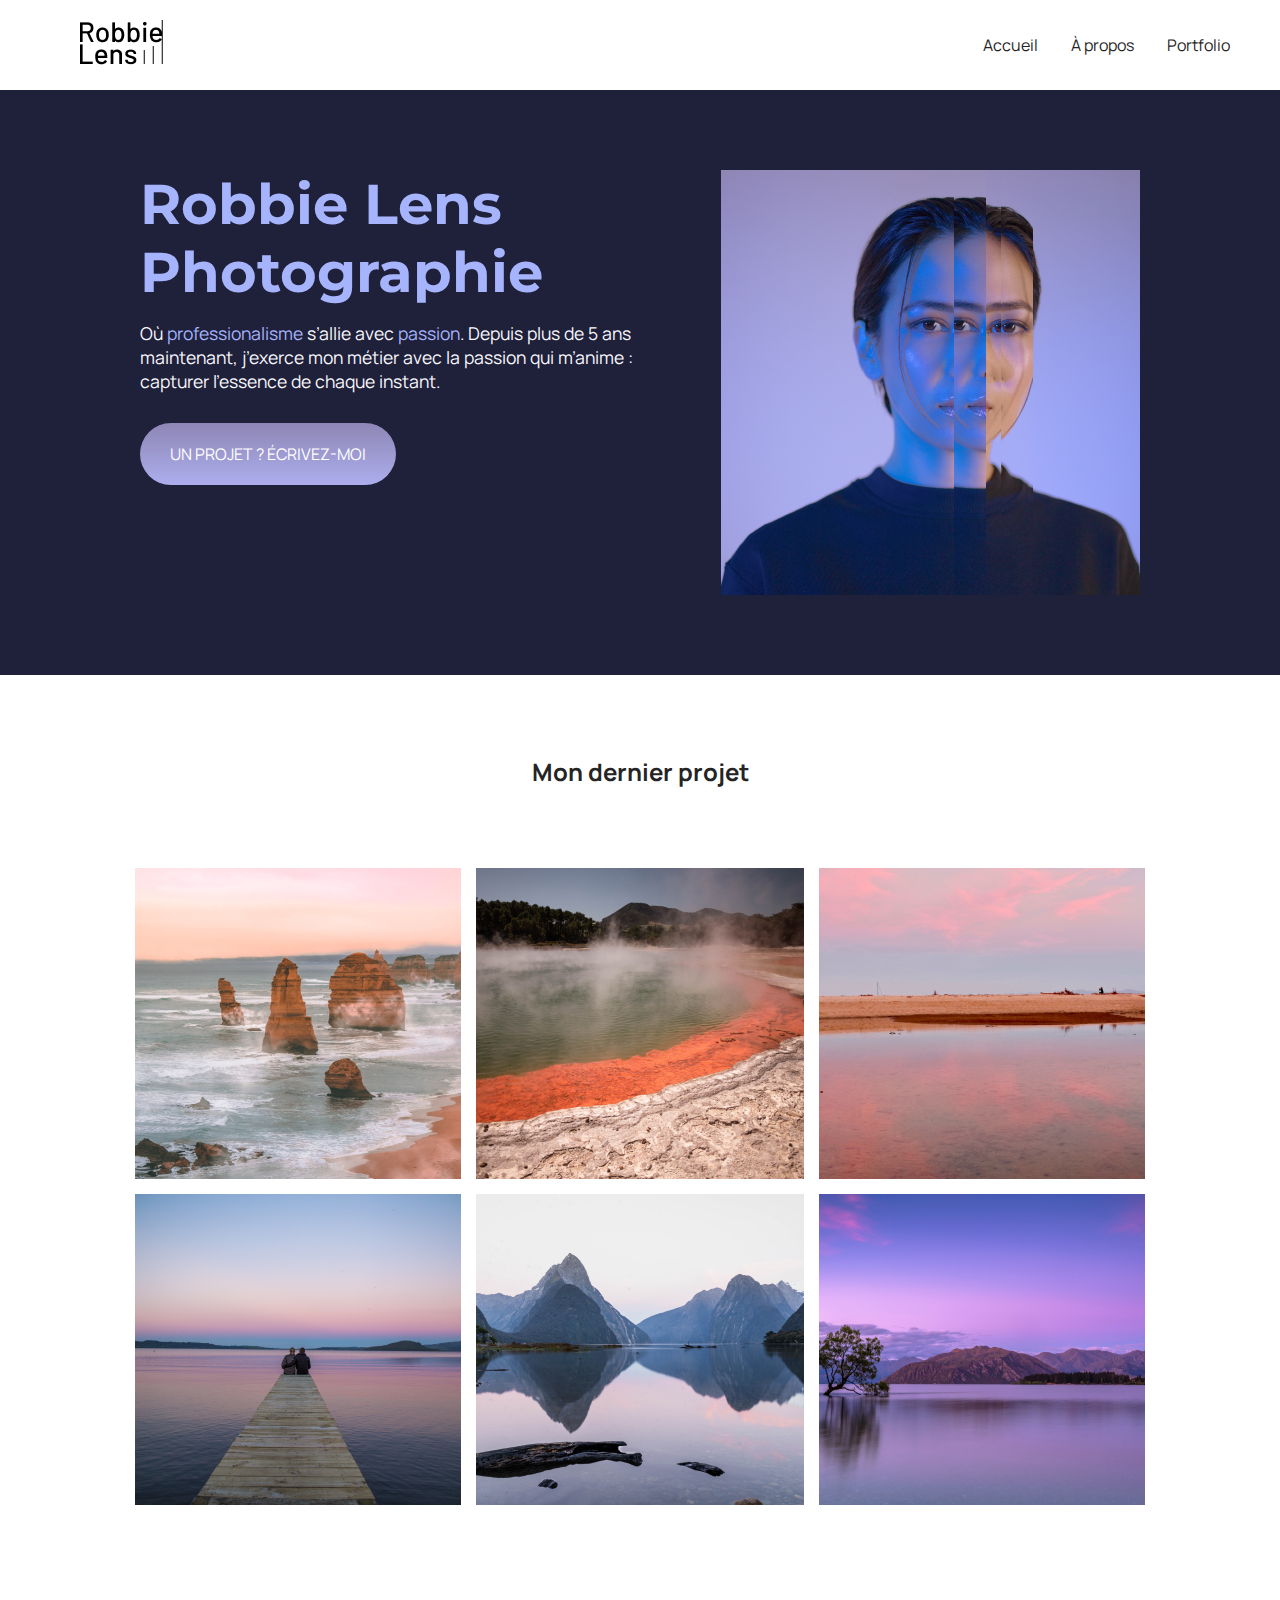
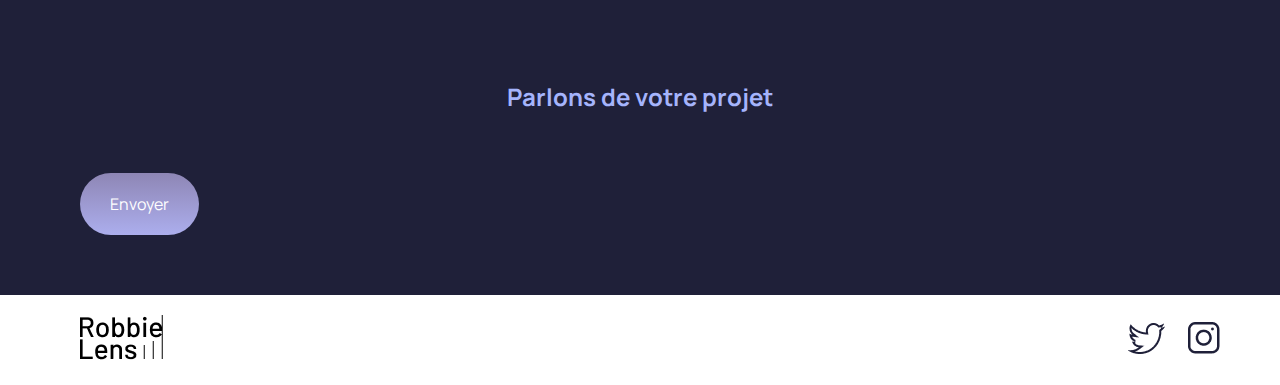
<file: index.html>
<!DOCTYPE html>
<html lang="fr">
    <head>
        <meta charset="utf-8">
        <title>Accueil – Robbie Lens Photographie</title>
        <link href="css/style.css" rel="stylesheet">
		<link href="css/index.css" rel="stylesheet">
        <link rel="preconnect" href="https://fonts.googleapis.com">
        <link rel="preconnect" href="https://fonts.gstatic.com" crossorigin="">
        <link href="https://fonts.googleapis.com/css2?family=Manrope&family=Montserrat&display=swap" rel="stylesheet">
    </head>

    <body>
		<header>
			<a class="logo" href="index.html">
				<img src="images/logo.png" alt="Logo Robbie Lens" >
			</a>
			<div class="nav">
				<a href="index.html">Accueil</a>
				<a href="a-propos.html">À propos</a>
				<a href="portfolio.html">Portfolio</a>
			</div>
        </header>
		
		<main>
			
		<section class="presentation">
			<div>
			<h1>Robbie Lens Photographie</h1>
			<p>
            Où <em>professionalisme</em> s’allie avec <em>passion</em>. Depuis
            plus de 5 ans maintenant, j’exerce mon métier avec la passion
            qui m’anime : capturer l’essence de chaque instant.
			</p>
			<a href="" class="cta">UN PROJET ? ÉCRIVEZ-MOI</a>
			</div>
			
			<img src="images/robbie-lens.png" alt="Portrait avec effet de la photographe Robbie Lens" >
		
		</section>
		
		<section class="last-project">
			<h2>Mon dernier projet</h2>
			<div class="galerie">
				<div>
					<img src="images/element-1.png" alt="">
					<img src="images/element-2.png" alt="">
					<img src="images/element-3.png" alt="">
				</div>
				<div>
					<img src="images/element-4.png" alt="">
					<img src="images/element-5.png" alt="">
					<img src="images/element-6.png" alt="">
				</div>
			</div>
		</section>
		
		<section class="talk">
			<h2>Parlons de votre projet</h2>
			<a href="" class="cta">Envoyer</a>
		</section>
		</main>
		
        <footer>
				<a class="logo" href="index.html">
					<img src="images/logo.png" alt="Logo Robbie Lens" >
				</a>
				
				<div class="logos-rs">
				<a target="_blank" href="https://twitter.com/">
					<img src="images/twitter.png" alt="Logo Twitter" >
				</a>
				<a target="_blank" href="https://www.instagram.com/">
					<img src="images/instagram.png" alt="Logo Instagram" >
				</a>
			</div>
        </footer>
    </body>
</html>
</file>
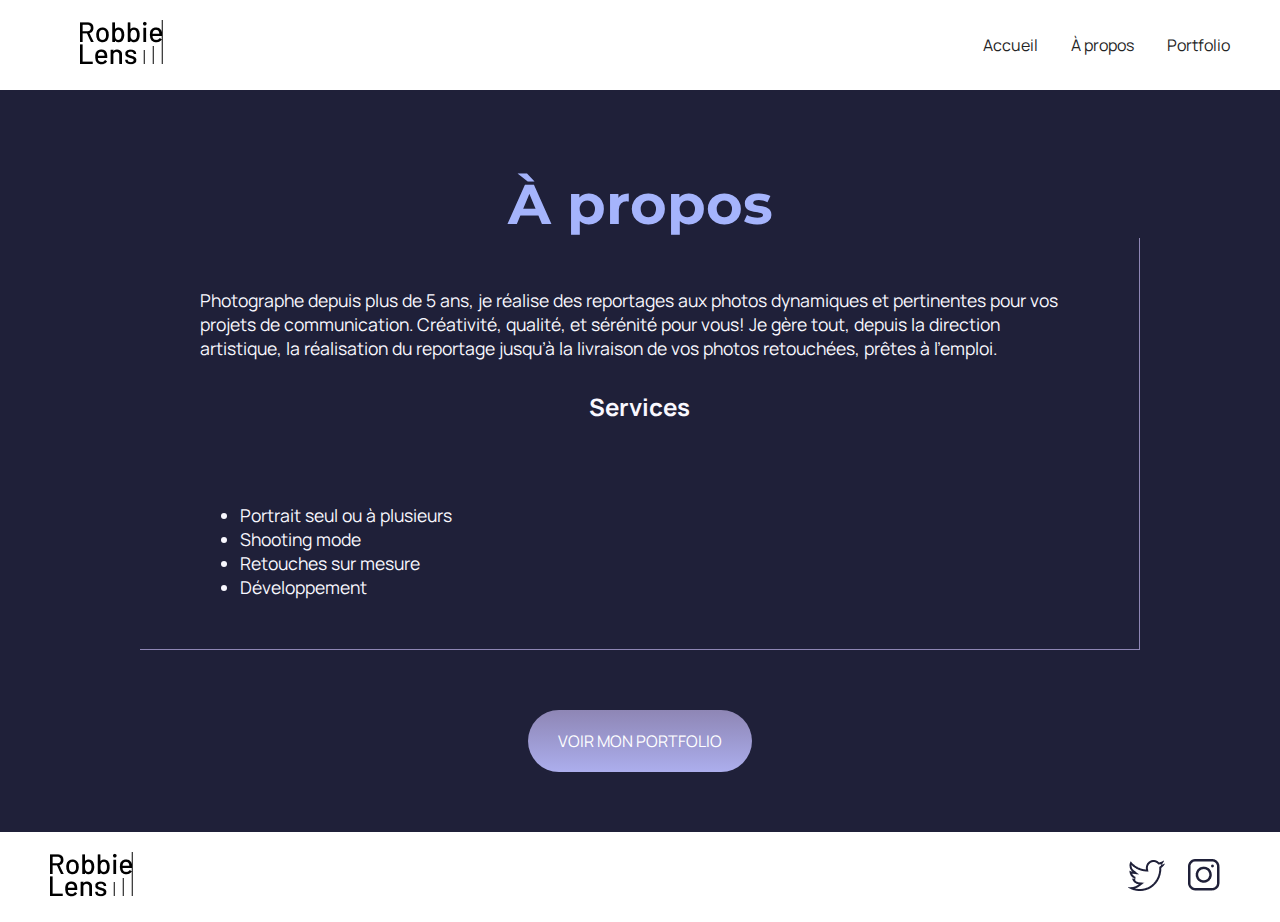
<file: a-propos.html>
<!DOCTYPE html>
<html lang="fr">

<head>
    <meta charset="utf-8">
    <title>À propos - Robbie Lens Photographie</title>
    <link href="css/style.css" rel="stylesheet">
	<link href="css/a-propos.css" rel="stylesheet">
    <link rel="preconnect" href="https://fonts.googleapis.com">
    <link rel="preconnect" href="https://fonts.gstatic.com" crossorigin>
    <link href="https://fonts.googleapis.com/css2?family=Manrope&family=Montserrat&display=swap" rel="stylesheet">
</head>

<body>
	<header>
		<a class="logo" href="index.html">
			<img src="images/logo.png" alt="Logo Robbie Lens" >
		</a>
		<div class="nav">
			<a href="index.html">Accueil</a>
			<a href="a-propos.html">À propos</a>
			<a href="portfolio.html">Portfolio</a>
			</div>
        </header>
	<main>
		<section>
			<h1>À propos</h1>

			<div class="services">
			<p>
			Photographe depuis plus de 5 ans, je réalise des reportages aux photos dynamiques et pertinentes pour vos projets de communication. Créativité, qualité, et sérénité pour vous! Je gère tout, depuis la direction artistique, la réalisation du reportage jusqu’à la livraison de vos photos retouchées, prêtes à l’emploi.
			</p>
			<h2>Services</h2>
				<ul>
					<li>Portrait seul ou à plusieurs</li>
					<li>Shooting mode</li>
					<li>Retouches sur mesure</li>
					<li>Développement</li>
				</ul>
			</div>
			
			<div>
			<a href="" class="cta">VOIR MON PORTFOLIO</a>
			</div>
	</main>

    <footer>
        <a href="index.html">
            <img src="images/logo.png" alt="Logo Robbie Lens" >
        </a>
		<div class="logos-rs">
			<a target="_blank" href="https://twitter.com/"><img src="images/twitter.png" alt="Logo Twitter" ></a>
			<a target="_blank" href="https://www.instagram.com/"><img src="images/instagram.png" alt="Logo Instagram" ></a>
    </footer>
</body>


</html>
</file>
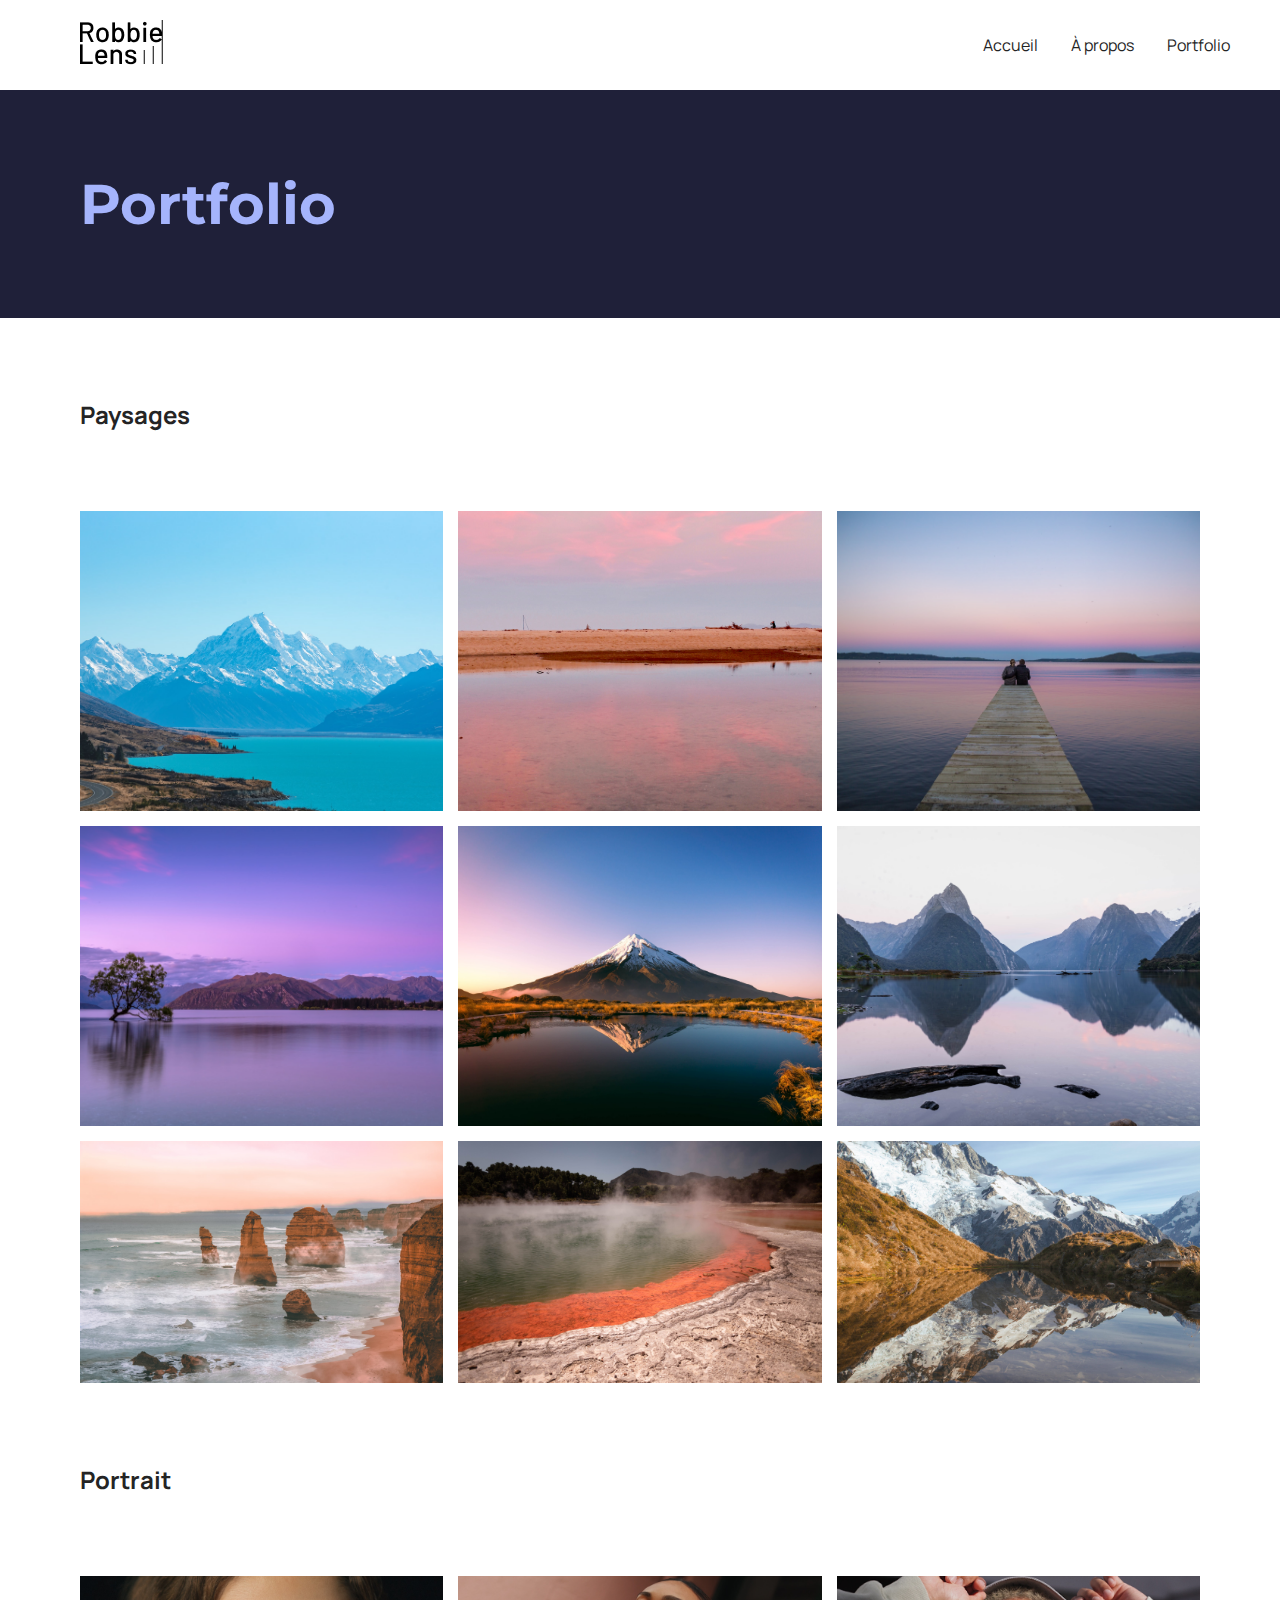
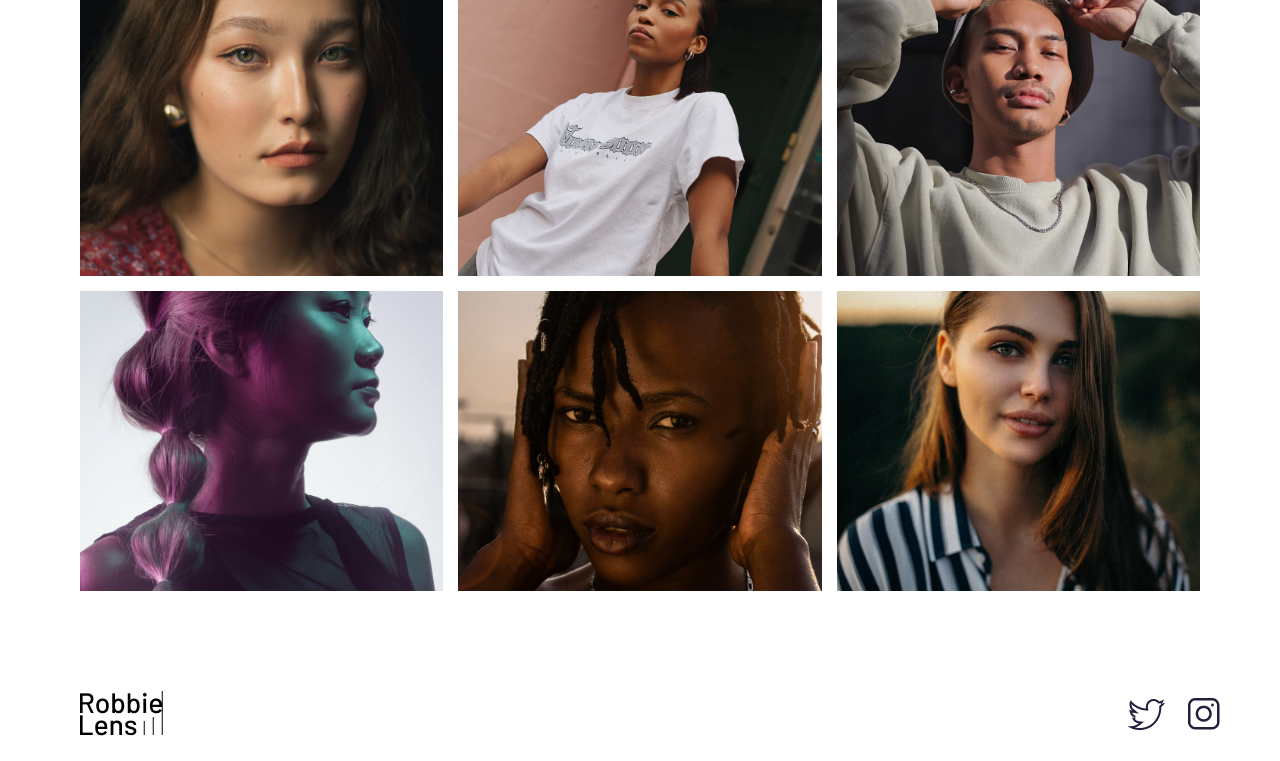
<file: portfolio.html>
<!DOCTYPE html>
<html lang="fr">
    <head>
        <meta charset="utf-8">
        <title>Accueil – Robbie Lens Photographie</title>
        <link href="css/style.css" rel="stylesheet">
		<link href="css/portfolio.css" rel="stylesheet">
        <link rel="preconnect" href="https://fonts.googleapis.com">
        <link rel="preconnect" href="https://fonts.gstatic.com" crossorigin="">
        <link href="https://fonts.googleapis.com/css2?family=Manrope&family=Montserrat&display=swap" rel="stylesheet">
    </head>

    <body>
		<header>
			<a class="logo" href="index.html">
				<img src="images/logo.png" alt="Logo Robbie Lens" >
			</a>
			<div class="nav">
				<a href="index.html">Accueil</a>
				<a href="a-propos.html">À propos</a>
				<a href="portfolio.html">Portfolio</a>
			</div>
        </header>
		
		<main>
		<section class="titre">
			<h1>Portfolio</h1>
		</section>
		<section class="images">
			<h2>Paysages</h2>
			<div class="grid-paysage">
				<a class="lien-image" href="images/paysage1.jpg">
				<img src="images/paysage1.jpg" alt="">
				<div class="photo-hover">Voir la photo</div>
				</a>
				<img src="images/paysage2.jpg" alt="">
				<img src="images/paysage3.jpg" alt="">
				<img src="images/paysage4.jpg" alt="">
				<img src="images/paysage5.jpg" alt="">
				<img src="images/paysage6.jpg" alt="">
				<img src="images/paysage7.jpg" alt="">
				<img src="images/paysage8.jpg" alt="">
				<img src="images/paysage9.jpg" alt="">
			</div>
			<h2>Portrait</h2>
			<div class="grid-portraits">
				<img src="images/portrait1.jpg" alt="">
				<img src="images/portrait2.jpg" alt="">
				<img src="images/portrait3.jpg" alt="">
				<img src="images/portrait4.jpg" alt="">
				<img src="images/portrait5.jpg" alt="">
				<img src="images/portrait6.jpg" alt="">
			</div>
		</section>
		
		</main>
		<footer>
			<a class="logo" href="index.html">
				<img src="images/logo.png" alt="Logo Robbie Lens" >
			</a>
				
			<div class="logos-rs">
				<a target="_blank" href="https://twitter.com/">
					<img src="images/twitter.png" alt="Logo Twitter" >
				</a>
				<a target="_blank" href="https://www.instagram.com/">
					<img src="images/instagram.png" alt="Logo Instagram" >
				</a>
			</div>
        </footer>
    </body>
</html>
</file>
<file: css/style.css>
* {
	margin: 0;
}

body {
    background-color: #1F2039;
    font-family: 'Manrope', sans-serif;
    font-size: 1em;
}

a {
    color: #242424;
    text-decoration: none;
}

h1 {
	font-size: 3.5em;
    color: #A5B4FC;
    font-family: 'Montserrat', sans-serif;
}

p, li {
    font-size: 1.1em;
}

em {
    color: #a5b4fc;
    font-style: normal;
  }

p, li, h2 {
    color: #f9f8ff;
}

header, footer {
    background-color: #fff;
	padding: 20px 50px;
}


section {
	padding: 80px;
}

header {
	padding: 20px 50px;
	display: flex;
	flex-direction: row;
	align-items: center;
	justify-content: space-between;
}

.logo {
	margin-left: 30px;
}

.nav a {
	margin-left: 30px;
}

.cta {
    background: linear-gradient(180deg, #8E86B5, #ACAEED);
    color: white;
    font-family: 'Manrope', sans-serif;
	border-radius: 50px;
	padding: 20px 30px;
}

footer {
	display: flex;
	flex-direction: row;
	align-items: center;
	justify-content: space-between;
}

.logos-rs a {
	padding: 10px;
}
</file>
<file: css/index.css>
.presentation {
	display: flex;
	flex-direction: row;
	max-width: 1000px;
	align-items: flex-start;
	margin: auto;
}

.presentation div {
	padding-right: 80px;
}

.presentation h1 {
	margin-bottom: 15px;
}

.presentation p {
	margin-bottom: 50px;
}

.last-project {
	background-color: #fff;
	padding: 80px;
}

.last-project h2,
.talk h2 {
	color: #242424;
	text-align: center;
	margin-bottom: 80px;
}

.galerie div {
	display: flex;
	flex-direction: row;
	justify-content: center;
	gap: 15px;
	margin-bottom: 15px;
}

.talk h2 {
	color: #a5b4fc;
}
</file>
<file: css/a-propos.css>
section h1 {
	text-align: center;
}

section {
	max-width: 1000px;
	margin: 0 auto;
}

.services h2 {
	margin: 30px 0 80px;
	text-align: center;
}

.services {
	padding: 50px 60px;
	border-right: 1px solid #8E86B5;
	border-bottom: 1px solid #8E86B5;
	margin-bottom: 80px;
}

.services + div {
	text-align: center;
}
</file>
<file: css/portfolio.css>
.images{
	background-color: #fff;
}
h2 {
	color: #242424;
	margin-bottom: 80px;
}

.grid-paysage,
.grid-portraits {
	display: grid;
	grid-template-columns: 1fr 1fr 1fr;
	grid-template-rows: 300px 300px;
	gap: 15px;
}

.grid-paysage img,
.grid-portraits img  {
	width: 100%;
	height: 100%;
	object-fit: cover;
}

.grid-paysage {
	margin-bottom: 80px;
}

.lien-image {
	position: relative;
}

.photo-hover {
	position: absolute;
	top: 0;
	left: 0;
	right: 0;
	bottom: 0;
	display: flex;
	align-items: center;
	justify-content: center;
	font-size: 1.5em;
	color: white;
	background-color: rgba(0, 0, 0, 0.7);
	display: none;
}

.lien-image:hover .photo-hover {
	display: flex;
}
</file>
